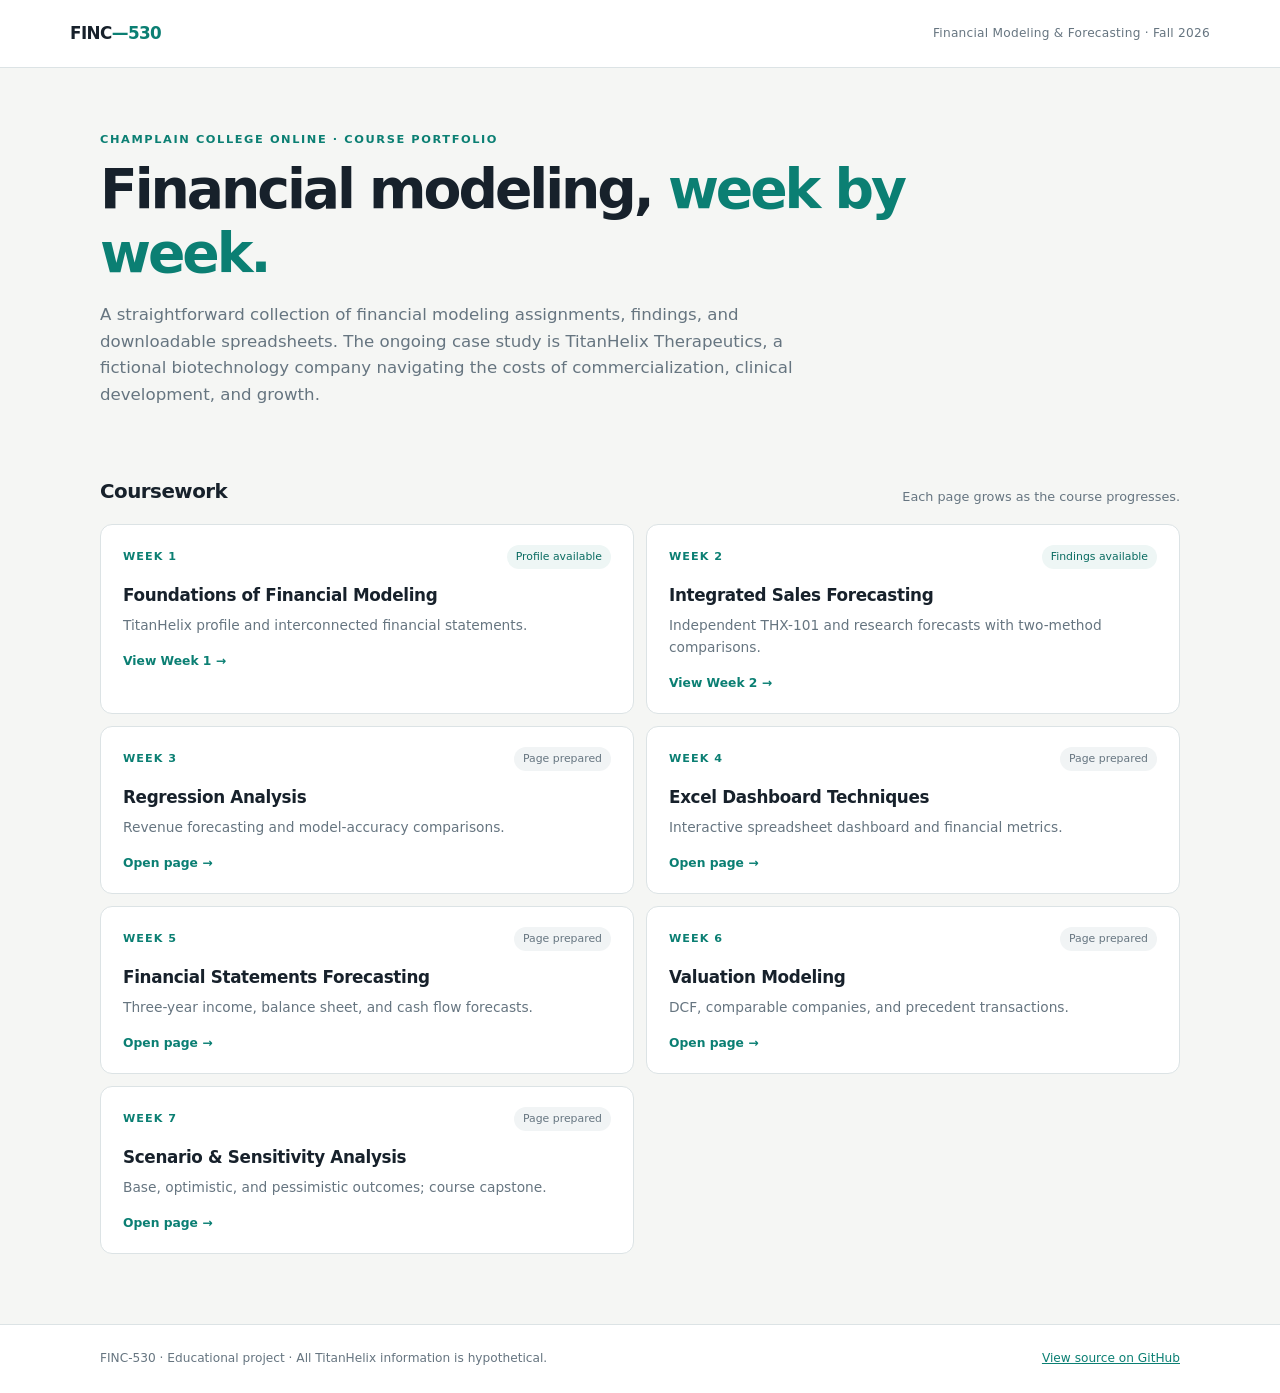
<file: docs/index.html>
<!DOCTYPE html>
<html lang="en">
<head>
<meta charset="utf-8"><meta name="viewport" content="width=device-width,initial-scale=1">
<meta name="description" content="FINC-530 Financial Modeling & Forecasting: a week-by-week portfolio following TitanHelix Therapeutics.">
<title>FINC-530 | Financial Modeling & Forecasting</title>
<link rel="stylesheet" href="./assets/styles.css">
</head>
<body>
<header class="site-header"><a class="brand" href="./">FINC<span>—530</span></a><span class="context">Financial Modeling &amp; Forecasting · Fall 2026</span></header>
<main class="container">
<section class="hero"><div class="eyebrow">Champlain College Online · Course portfolio</div>
<h1>Financial modeling, <span style="color:var(--teal)">week by week.</span></h1>
<p>A straightforward collection of financial modeling assignments, findings, and downloadable spreadsheets. The ongoing case study is TitanHelix Therapeutics, a fictional biotechnology company navigating the costs of commercialization, clinical development, and growth.</p>
</section>
<section aria-labelledby="weeks-title"><div class="section-head"><h2 id="weeks-title">Coursework</h2><p>Each page grows as the course progresses.</p></div><div class="week-grid"><a class="week-card" href="./week-01/"><div class="week-top"><span class="week-num">Week 1</span><span class="status ready">Profile available</span></div><h3>Foundations of Financial Modeling</h3><p>TitanHelix profile and interconnected financial statements.</p><div class="see">View Week 1 →</div></a>
<a class="week-card" href="./week-02/"><div class="week-top"><span class="week-num">Week 2</span><span class="status ready">Findings available</span></div><h3>Integrated Sales Forecasting</h3><p>Independent THX-101 and research forecasts with two-method comparisons.</p><div class="see">View Week 2 →</div></a>
<a class="week-card" href="./week-03/"><div class="week-top"><span class="week-num">Week 3</span><span class="status ">Page prepared</span></div><h3>Regression Analysis</h3><p>Revenue forecasting and model-accuracy comparisons.</p><div class="see">Open page →</div></a>
<a class="week-card" href="./week-04/"><div class="week-top"><span class="week-num">Week 4</span><span class="status ">Page prepared</span></div><h3>Excel Dashboard Techniques</h3><p>Interactive spreadsheet dashboard and financial metrics.</p><div class="see">Open page →</div></a>
<a class="week-card" href="./week-05/"><div class="week-top"><span class="week-num">Week 5</span><span class="status ">Page prepared</span></div><h3>Financial Statements Forecasting</h3><p>Three-year income, balance sheet, and cash flow forecasts.</p><div class="see">Open page →</div></a>
<a class="week-card" href="./week-06/"><div class="week-top"><span class="week-num">Week 6</span><span class="status ">Page prepared</span></div><h3>Valuation Modeling</h3><p>DCF, comparable companies, and precedent transactions.</p><div class="see">Open page →</div></a>
<a class="week-card" href="./week-07/"><div class="week-top"><span class="week-num">Week 7</span><span class="status ">Page prepared</span></div><h3>Scenario & Sensitivity Analysis</h3><p>Base, optimistic, and pessimistic outcomes; course capstone.</p><div class="see">Open page →</div></a></div></section>
</main>
<footer class="site-footer"><div class="container footer-row"><span>FINC-530 · Educational project · All TitanHelix information is hypothetical.</span><a href="https://github.com/Jaruso/finc-530">View source on GitHub</a></div></footer>
</body></html>
</file>
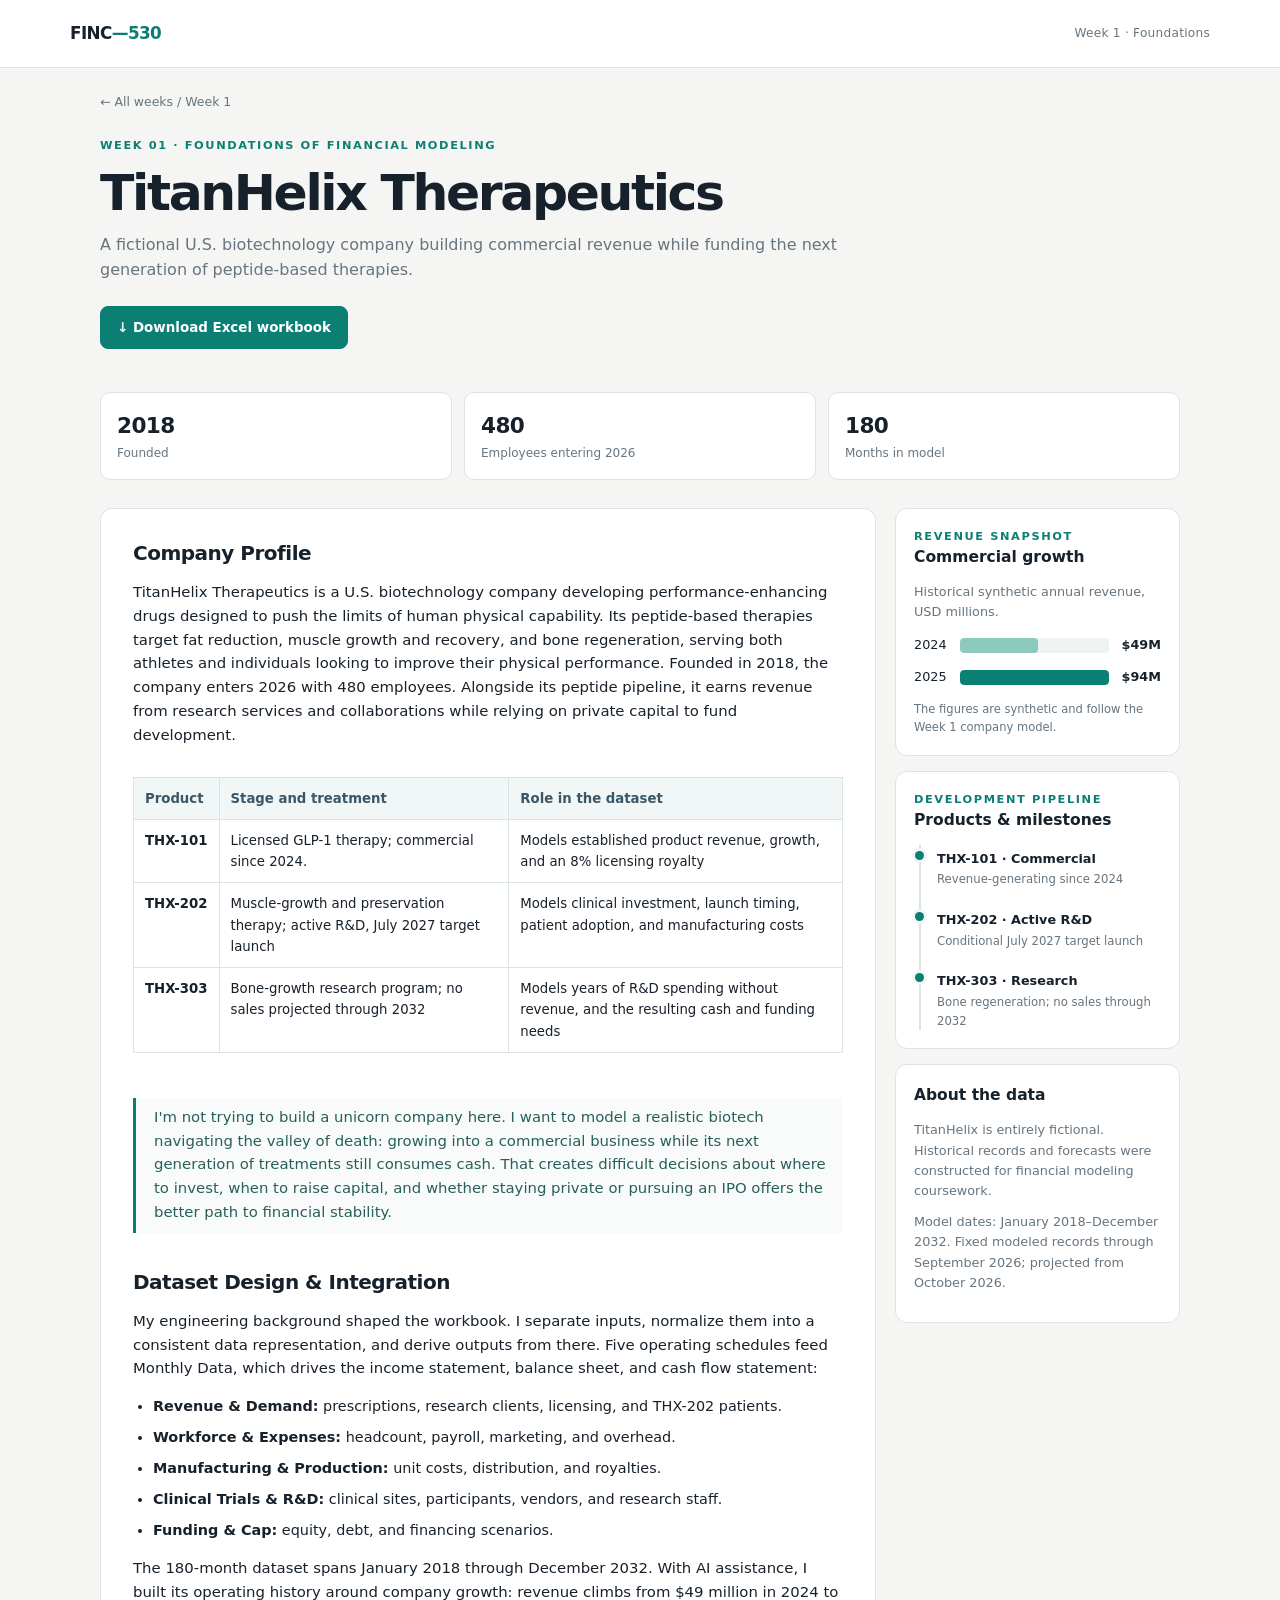
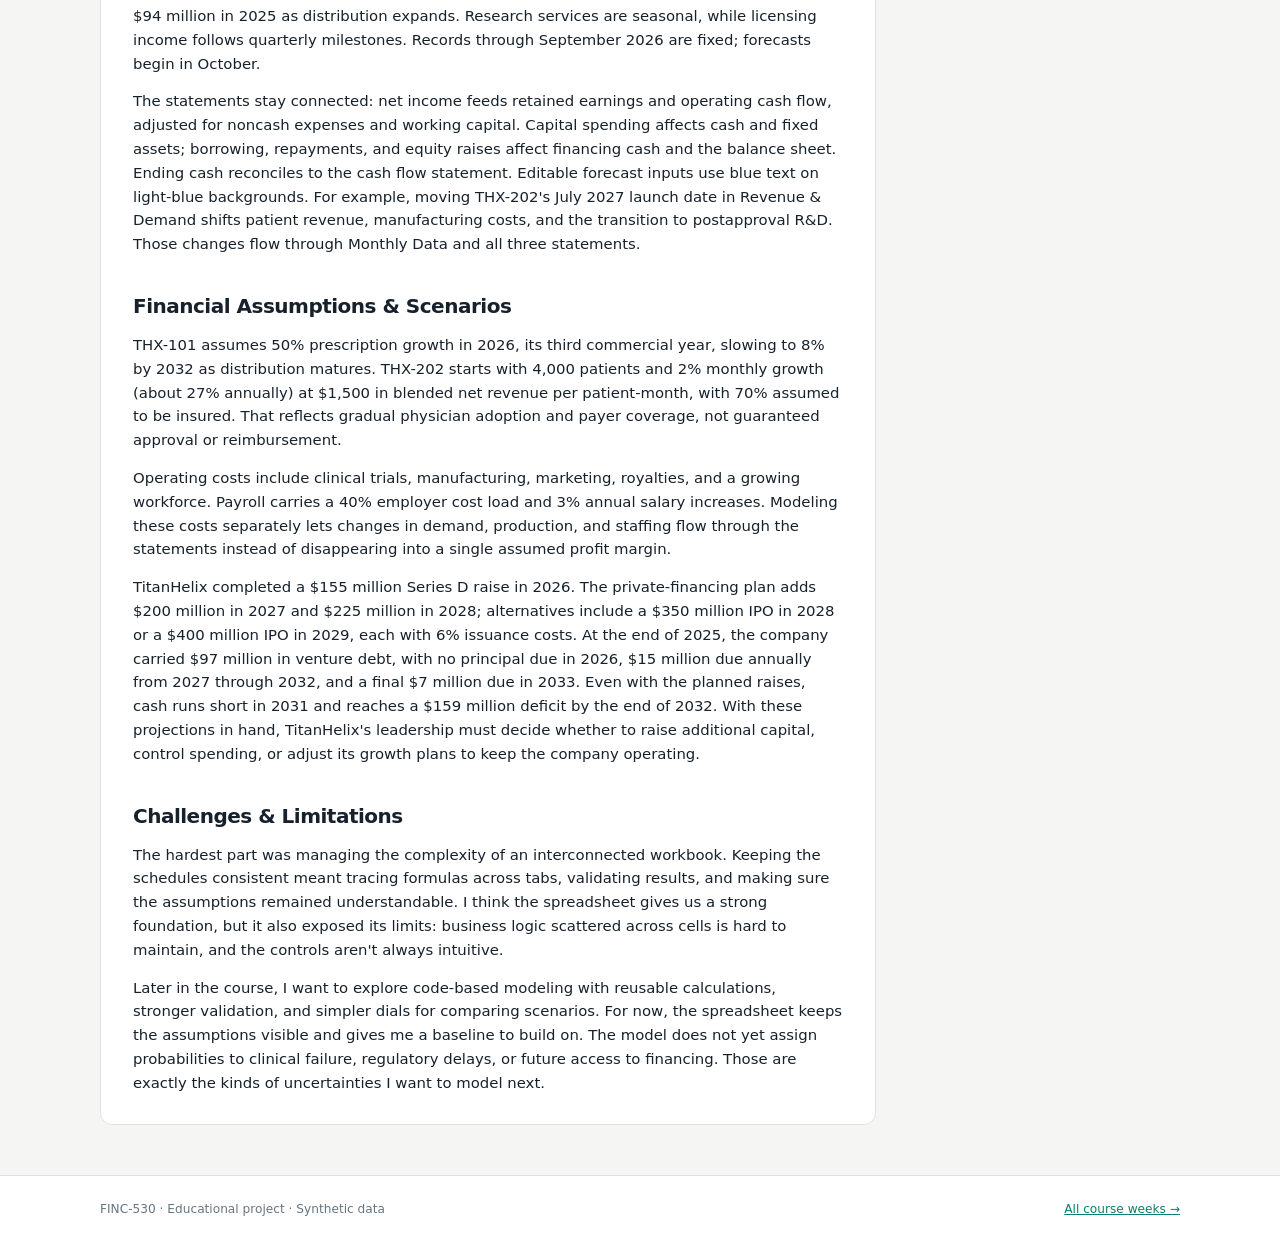
<file: docs/week-01/index.html>
<!DOCTYPE html>
<html lang="en">
<head><meta charset="utf-8"><meta name="viewport" content="width=device-width,initial-scale=1">
<meta name="description" content="Week 1 company profile and financial-modeling approach for TitanHelix Therapeutics.">
<title>Week 1 · TitanHelix Therapeutics | FINC-530</title>
<link rel="stylesheet" href="../assets/styles.css"></head>
<body>
<header class="site-header"><a class="brand" href="../">FINC<span>—530</span></a><span class="context">Week 1 · Foundations</span></header>
<main class="container">
<nav class="breadcrumb" aria-label="Breadcrumb"><a href="../">← All weeks</a> / Week 1</nav>
<section class="article-hero">
<div class="eyebrow">Week 01 · Foundations of Financial Modeling</div>
<h1>TitanHelix Therapeutics</h1>
<p>A fictional U.S. biotechnology company building commercial revenue while funding the next generation of peptide-based therapies.</p>
<div class="action-row">
<a class="button" href="./TitanHelix.xlsx" download="TitanHelix.xlsx">↓ Download Excel workbook</a>
</div>
</section>
<section class="stats" aria-label="Company at a glance">
<div class="stat"><div class="number">2018</div><div class="label">Founded</div></div>
<div class="stat"><div class="number">480</div><div class="label">Employees entering 2026</div></div>
<div class="stat"><div class="number">180</div><div class="label">Months in model</div></div>
</section>
<div class="content-grid">
<article class="article">
<h2>Company Profile</h2>
<p>TitanHelix Therapeutics is a U.S. biotechnology company developing performance-enhancing drugs designed to push the limits of human physical capability. Its peptide-based therapies target fat reduction, muscle growth and recovery, and bone regeneration, serving both athletes and individuals looking to improve their physical performance. Founded in 2018, the company enters 2026 with 480 employees. Alongside its peptide pipeline, it earns revenue from research services and collaborations while relying on private capital to fund development.</p>
<div style="overflow-x:auto"><table class="data-table">
<thead><tr><th>Product</th><th>Stage and treatment</th><th>Role in the dataset</th></tr></thead>
<tbody>
<tr><td>THX-101</td><td>Licensed GLP-1 therapy; commercial since 2024.</td><td>Models established product revenue, growth, and an 8% licensing royalty</td></tr>
<tr><td>THX-202</td><td>Muscle-growth and preservation therapy; active R&amp;D, July 2027 target launch</td><td>Models clinical investment, launch timing, patient adoption, and manufacturing costs</td></tr>
<tr><td>THX-303</td><td>Bone-growth research program; no sales projected through 2032</td><td>Models years of R&amp;D spending without revenue, and the resulting cash and funding needs</td></tr>
</tbody></table></div>
<blockquote><p>I'm not trying to build a unicorn company here. I want to model a realistic biotech navigating the valley of death: growing into a commercial business while its next generation of treatments still consumes cash. That creates difficult decisions about where to invest, when to raise capital, and whether staying private or pursuing an IPO offers the better path to financial stability.</p></blockquote>
<h2>Dataset Design &amp; Integration</h2>
<p>My engineering background shaped the workbook. I separate inputs, normalize them into a consistent data representation, and derive outputs from there. Five operating schedules feed Monthly Data, which drives the income statement, balance sheet, and cash flow statement:</p>
<ul>
<li><strong>Revenue &amp; Demand:</strong> prescriptions, research clients, licensing, and THX-202 patients.</li>
<li><strong>Workforce &amp; Expenses:</strong> headcount, payroll, marketing, and overhead.</li>
<li><strong>Manufacturing &amp; Production:</strong> unit costs, distribution, and royalties.</li>
<li><strong>Clinical Trials &amp; R&amp;D:</strong> clinical sites, participants, vendors, and research staff.</li>
<li><strong>Funding &amp; Cap:</strong> equity, debt, and financing scenarios.</li>
</ul>
<p>The 180-month dataset spans January 2018 through December 2032. With AI assistance, I built its operating history around company growth: revenue climbs from $49 million in 2024 to $94 million in 2025 as distribution expands. Research services are seasonal, while licensing income follows quarterly milestones. Records through September 2026 are fixed; forecasts begin in October.</p>
<p>The statements stay connected: net income feeds retained earnings and operating cash flow, adjusted for noncash expenses and working capital. Capital spending affects cash and fixed assets; borrowing, repayments, and equity raises affect financing cash and the balance sheet. Ending cash reconciles to the cash flow statement. Editable forecast inputs use blue text on light-blue backgrounds. For example, moving THX-202's July 2027 launch date in Revenue &amp; Demand shifts patient revenue, manufacturing costs, and the transition to postapproval R&amp;D. Those changes flow through Monthly Data and all three statements.</p>
<h2>Financial Assumptions &amp; Scenarios</h2>
<p>THX-101 assumes 50% prescription growth in 2026, its third commercial year, slowing to 8% by 2032 as distribution matures. THX-202 starts with 4,000 patients and 2% monthly growth (about 27% annually) at $1,500 in blended net revenue per patient-month, with 70% assumed to be insured. That reflects gradual physician adoption and payer coverage, not guaranteed approval or reimbursement.</p>
<p>Operating costs include clinical trials, manufacturing, marketing, royalties, and a growing workforce. Payroll carries a 40% employer cost load and 3% annual salary increases. Modeling these costs separately lets changes in demand, production, and staffing flow through the statements instead of disappearing into a single assumed profit margin.</p>
<p>TitanHelix completed a $155 million Series D raise in 2026. The private-financing plan adds $200 million in 2027 and $225 million in 2028; alternatives include a $350 million IPO in 2028 or a $400 million IPO in 2029, each with 6% issuance costs. At the end of 2025, the company carried $97 million in venture debt, with no principal due in 2026, $15 million due annually from 2027 through 2032, and a final $7 million due in 2033. Even with the planned raises, cash runs short in 2031 and reaches a $159 million deficit by the end of 2032. With these projections in hand, TitanHelix's leadership must decide whether to raise additional capital, control spending, or adjust its growth plans to keep the company operating.</p>
<h2>Challenges &amp; Limitations</h2>
<p>The hardest part was managing the complexity of an interconnected workbook. Keeping the schedules consistent meant tracing formulas across tabs, validating results, and making sure the assumptions remained understandable. I think the spreadsheet gives us a strong foundation, but it also exposed its limits: business logic scattered across cells is hard to maintain, and the controls aren't always intuitive.</p>
<p>Later in the course, I want to explore code-based modeling with reusable calculations, stronger validation, and simpler dials for comparing scenarios. For now, the spreadsheet keeps the assumptions visible and gives me a baseline to build on. The model does not yet assign probabilities to clinical failure, regulatory delays, or future access to financing. Those are exactly the kinds of uncertainties I want to model next.</p>
</article>
<aside class="side" aria-label="Week 1 visual summaries">
<div class="side-panel">
<div class="eyebrow">Revenue snapshot</div><h3>Commercial growth</h3>
<p>Historical synthetic annual revenue, USD millions.</p>
<div role="img" aria-label="Annual revenue rose from 49 million dollars in 2024 to 94 million dollars in 2025.">
<div class="bar-row"><span>2024</span><div class="track"><div class="bar prev" style="width:52.1%"></div></div><span class="bar-label">$49M</span></div>
<div class="bar-row"><span>2025</span><div class="track"><div class="bar" style="width:100%"></div></div><span class="bar-label">$94M</span></div>
</div>
<div class="mini">The figures are synthetic and follow the Week 1 company model.</div>
</div>
<div class="side-panel"><div class="eyebrow">Development pipeline</div><h3>Products &amp; milestones</h3>
<div class="timeline">
<div class="timeline-item"><strong>THX-101 · Commercial</strong><span>Revenue-generating since 2024</span></div>
<div class="timeline-item"><strong>THX-202 · Active R&amp;D</strong><span>Conditional July 2027 target launch</span></div>
<div class="timeline-item"><strong>THX-303 · Research</strong><span>Bone regeneration; no sales through 2032</span></div>
</div>
</div>
<div class="side-panel"><h3>About the data</h3><p>TitanHelix is entirely fictional. Historical records and forecasts were constructed for financial modeling coursework.</p><p>Model dates: January 2018–December 2032. Fixed modeled records through September 2026; projected from October 2026.</p></div>
</aside>
</div>
</main>
<footer class="site-footer"><div class="container footer-row"><span>FINC-530 · Educational project · Synthetic data</span><a href="../">All course weeks →</a></div></footer>
</body></html>
</file>
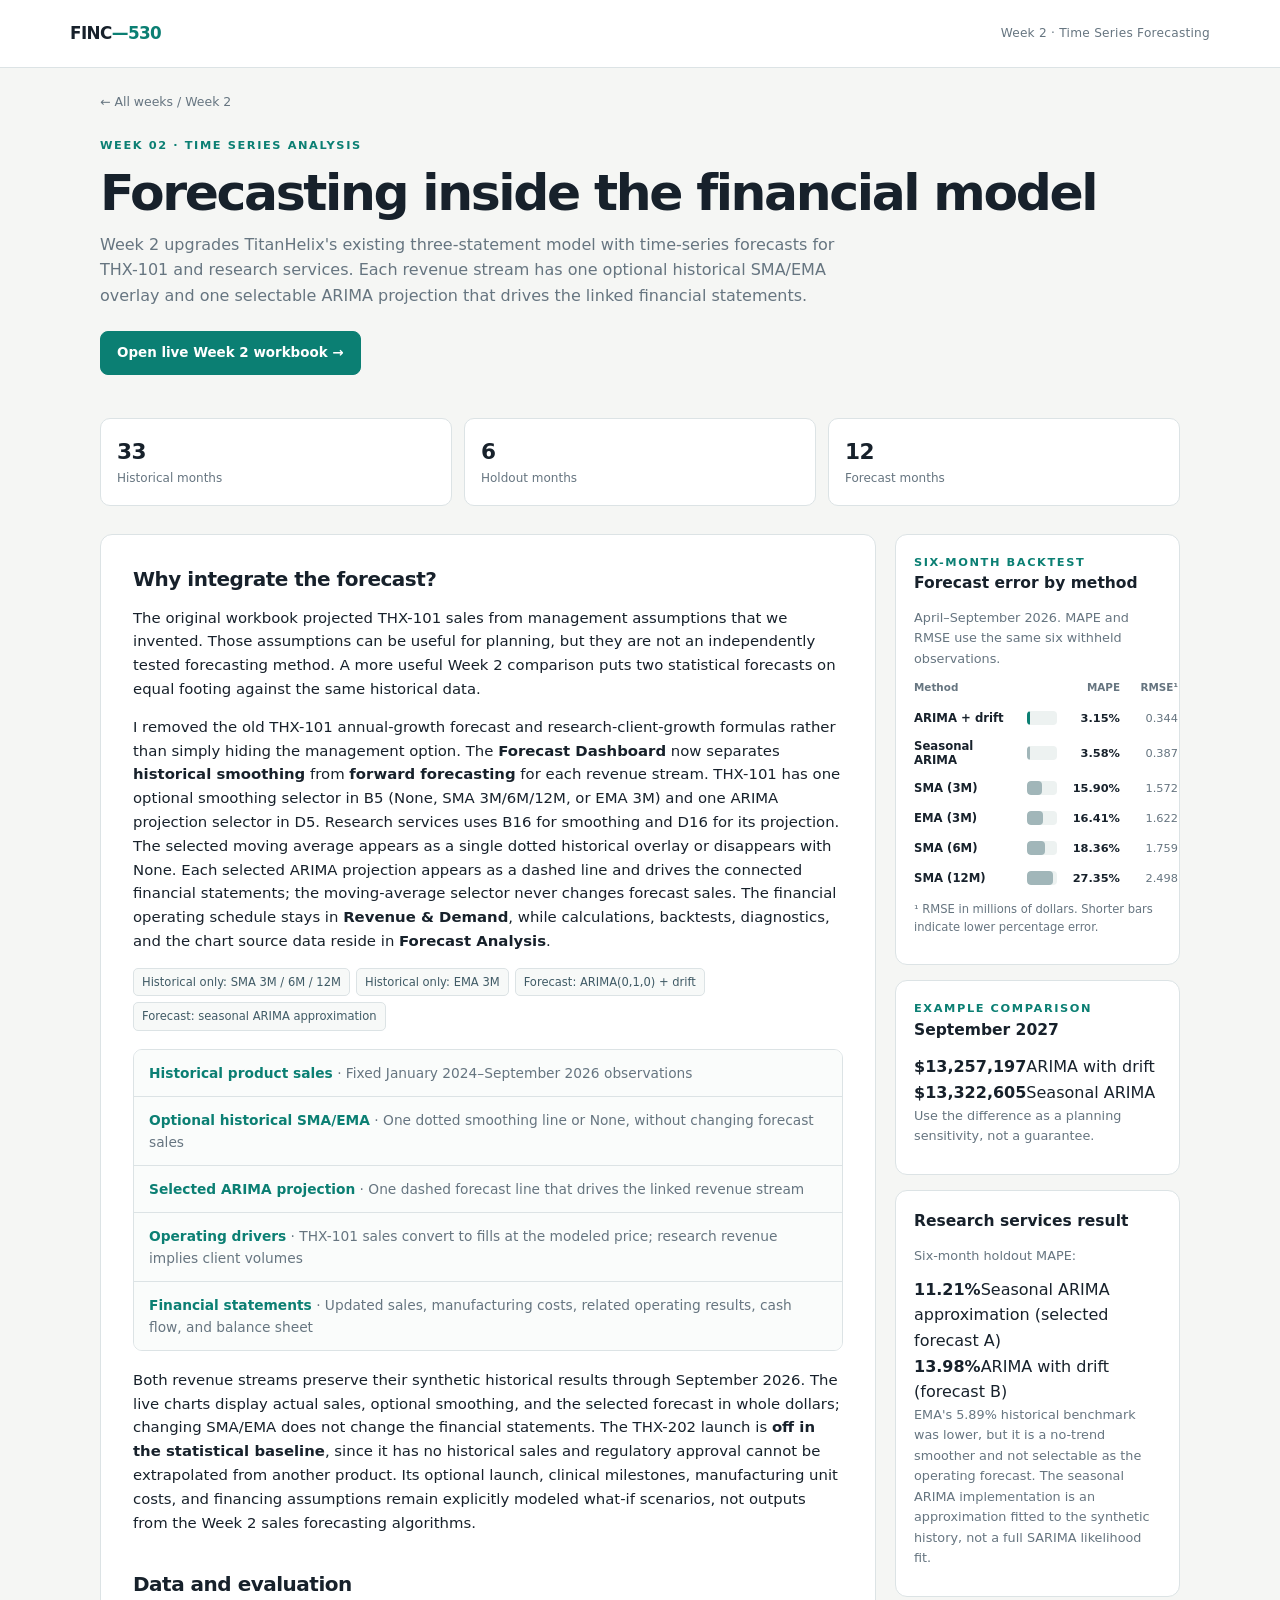
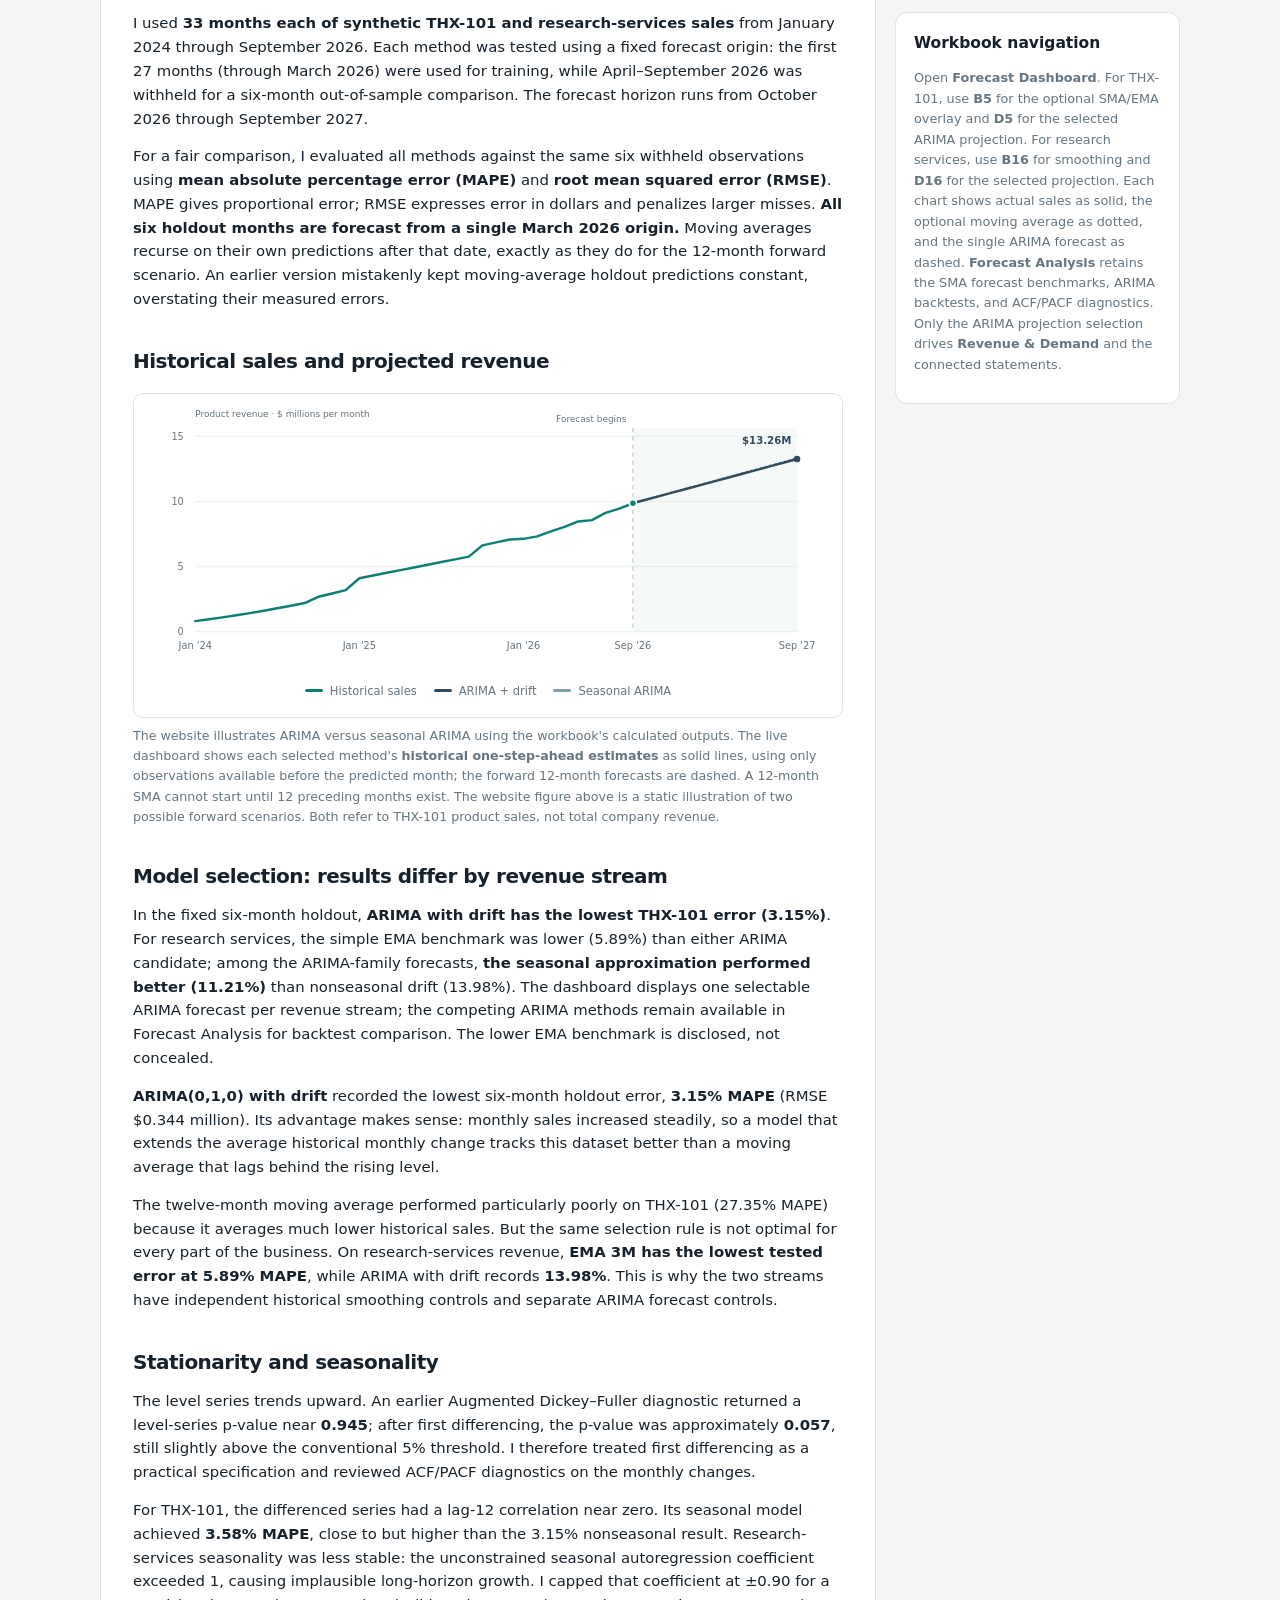
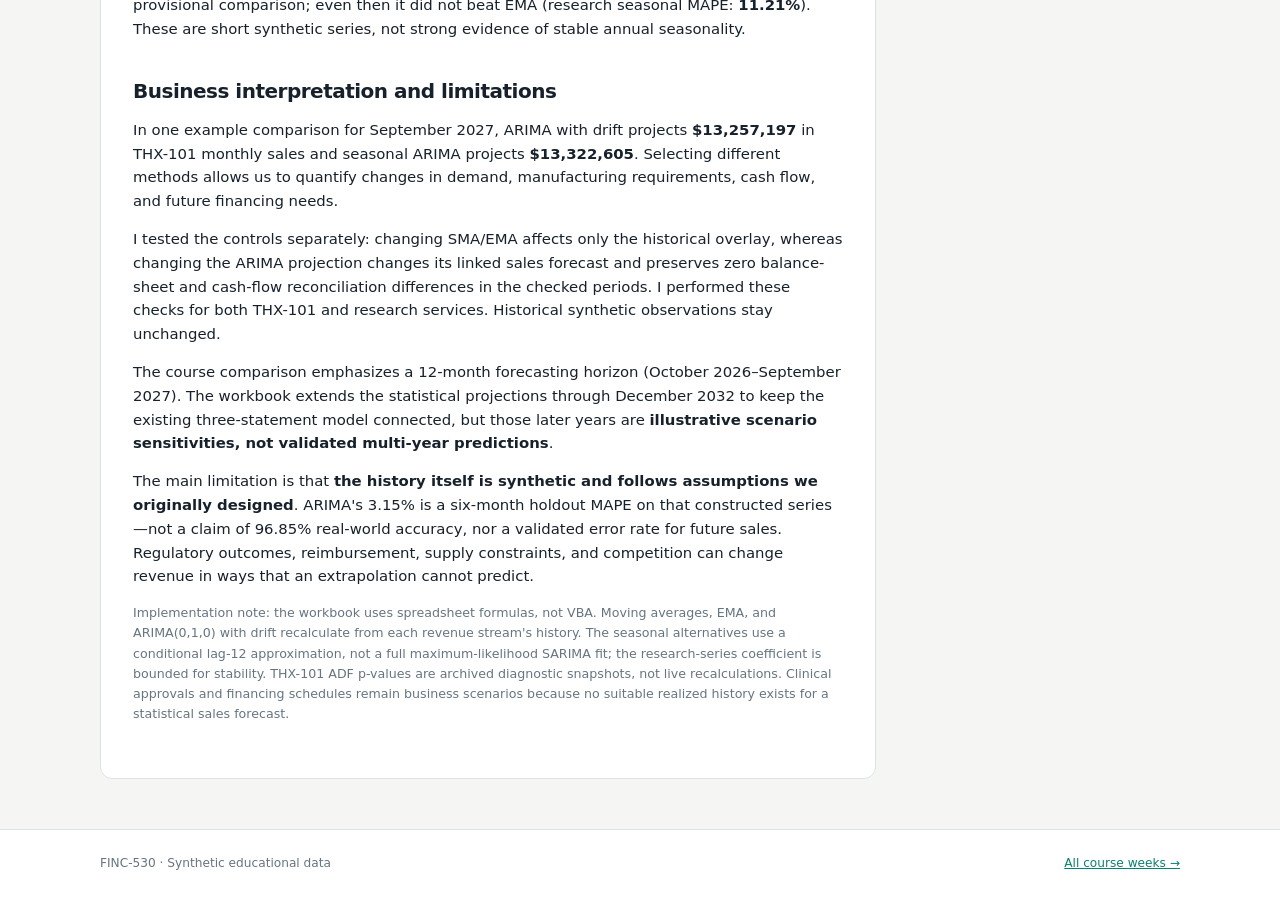
<file: docs/week-02/index.html>
<!DOCTYPE html>
<html lang="en">
<head>
<meta charset="utf-8"><meta name="viewport" content="width=device-width,initial-scale=1">
<meta name="description" content="FINC-530 Week 2: Integrating time-series forecasting into TitanHelix's connected financial model; moving averages, ARIMA, seasonal ARIMA and forecast validation.">
<title>Week 2 · Integrated Sales Forecasting | FINC-530</title>
<link rel="stylesheet" href="../assets/styles.css">
<style>
.chart-frame{background:#fff;border:1px solid var(--line);border-radius:10px;padding:13px 14px 9px;margin:16px 0 8px}
.legend{display:flex;justify-content:center;flex-wrap:wrap;gap:9px 17px;padding:6px 2px 8px;color:var(--muted);font-size:.72rem}
.legend span{display:inline-flex;align-items:center;gap:7px}.legend i{display:inline-block;width:18px;height:3px;border-radius:2px}
.chart-note{font-size:.79rem!important;color:var(--muted)!important;margin:7px 0 25px!important}
.accuracy-head,.accuracy-row{display:grid;grid-template-columns:105px minmax(30px,1fr) 55px 50px;gap:8px;align-items:center}
.accuracy-head{font-size:.65rem;font-weight:720;color:var(--muted);margin-bottom:13px}
.accuracy-head span:nth-child(n+3){text-align:right}
.accuracy-row{font-size:.73rem;margin:12px 0}.accuracy-name{font-weight:670;line-height:1.2}
.accuracy-track{height:14px;background:#edf2f1;border-radius:4px;overflow:hidden}.accuracy-fill{height:100%;background:#a1b6b9;border-radius:4px}.accuracy-fill.best{background:var(--teal)}
.accuracy-row strong,.accuracy-rmse{font-size:.71rem;font-variant-numeric:tabular-nums;text-align:right}.accuracy-rmse{color:var(--muted)}
.how-it-works{border:1px solid var(--line);border-radius:9px;overflow:hidden;margin:18px 0}
.how-it-works>div{padding:12px 15px;border-bottom:1px solid var(--line);background:#fafcfb;font-size:.86rem}.how-it-works>div:last-child{border:0}
.how-it-works strong{color:var(--teal)}.how-it-works span{color:var(--muted)}
.method-chips{display:flex;flex-wrap:wrap;gap:6px;margin:14px 0}
.method-chips span{font-size:.72rem;border:1px solid var(--line);border-radius:5px;padding:4px 8px;background:#f7f9f8;color:#405b66}
.small-divider{border:0;border-top:1px solid var(--line);margin:16px 0}
@media(max-width:600px){.chart-frame{padding:10px 7px}.accuracy-head,.accuracy-row{grid-template-columns:90px minmax(27px,1fr) 48px 43px;gap:6px;font-size:.66rem}.accuracy-row strong,.accuracy-rmse{font-size:.64rem}.legend{font-size:.64rem;gap:6px 12px}}
</style>
</head>
<body>
<header class="site-header"><a class="brand" href="../">FINC<span>—530</span></a><span class="context">Week 2 · Time Series Forecasting</span></header>
<main class="container">
<nav class="breadcrumb" aria-label="Breadcrumb"><a href="../">← All weeks</a> / Week 2</nav>
<section class="article-hero">
<div class="eyebrow">Week 02 · Time Series Analysis</div>
<h1>Forecasting inside the financial model</h1>
<p>Week 2 upgrades TitanHelix's existing three-statement model with time-series forecasts for THX-101 and research services. Each revenue stream has one optional historical SMA/EMA overlay and one selectable ARIMA projection that drives the linked financial statements.</p>
<div class="action-row"><a class="button" href="https://docs.google.com/spreadsheets/d/1yDCIfWhfaUnFx5okhoGgCa_4GliBXWJYgfCBRInH-6I/edit">Open live Week 2 workbook →</a></div>
</section>
<section class="stats" aria-label="Analysis coverage">
<div class="stat"><div class="number">33</div><div class="label">Historical months</div></div>
<div class="stat"><div class="number">6</div><div class="label">Holdout months</div></div>
<div class="stat"><div class="number">12</div><div class="label">Forecast months</div></div>
</section>
<div class="content-grid">
<article class="article">
<h2>Why integrate the forecast?</h2>
<p>The original workbook projected THX-101 sales from management assumptions that we invented. Those assumptions can be useful for planning, but they are not an independently tested forecasting method. A more useful Week 2 comparison puts two statistical forecasts on equal footing against the same historical data.</p>
<p>I removed the old THX-101 annual-growth forecast and research-client-growth formulas rather than simply hiding the management option. The <strong>Forecast Dashboard</strong> now separates <strong>historical smoothing</strong> from <strong>forward forecasting</strong> for each revenue stream. THX-101 has one optional smoothing selector in B5 (None, SMA 3M/6M/12M, or EMA 3M) and one ARIMA projection selector in D5. Research services uses B16 for smoothing and D16 for its projection. The selected moving average appears as a single dotted historical overlay or disappears with None. Each selected ARIMA projection appears as a dashed line and drives the connected financial statements; the moving-average selector never changes forecast sales. The financial operating schedule stays in <strong>Revenue &amp; Demand</strong>, while calculations, backtests, diagnostics, and the chart source data reside in <strong>Forecast Analysis</strong>.</p>
<div class="method-chips" aria-label="Forecast methods"><span>Historical only: SMA 3M / 6M / 12M</span><span>Historical only: EMA 3M</span><span>Forecast: ARIMA(0,1,0) + drift</span><span>Forecast: seasonal ARIMA approximation</span></div>
<div class="how-it-works" aria-label="Forecast integration">
<div><strong>Historical product sales</strong> <span>· Fixed January 2024–September 2026 observations</span></div>
<div><strong>Optional historical SMA/EMA</strong> <span>· One dotted smoothing line or None, without changing forecast sales</span></div><div><strong>Selected ARIMA projection</strong> <span>· One dashed forecast line that drives the linked revenue stream</span></div>
<div><strong>Operating drivers</strong> <span>· THX-101 sales convert to fills at the modeled price; research revenue implies client volumes</span></div>
<div><strong>Financial statements</strong> <span>· Updated sales, manufacturing costs, related operating results, cash flow, and balance sheet</span></div>
</div>
<p>Both revenue streams preserve their synthetic historical results through September 2026. The live charts display actual sales, optional smoothing, and the selected forecast in whole dollars; changing SMA/EMA does not change the financial statements. The THX-202 launch is <strong>off in the statistical baseline</strong>, since it has no historical sales and regulatory approval cannot be extrapolated from another product. Its optional launch, clinical milestones, manufacturing unit costs, and financing assumptions remain explicitly modeled what-if scenarios, not outputs from the Week 2 sales forecasting algorithms.</p>

<h2>Data and evaluation</h2>
<p>I used <strong>33 months each of synthetic THX-101 and research-services sales</strong> from January 2024 through September 2026. Each method was tested using a fixed forecast origin: the first 27 months (through March 2026) were used for training, while April–September 2026 was withheld for a six-month out-of-sample comparison. The forecast horizon runs from October 2026 through September 2027.</p>
<p>For a fair comparison, I evaluated all methods against the same six withheld observations using <strong>mean absolute percentage error (MAPE)</strong> and <strong>root mean squared error (RMSE)</strong>. MAPE gives proportional error; RMSE expresses error in dollars and penalizes larger misses. <strong>All six holdout months are forecast from a single March 2026 origin.</strong> Moving averages recurse on their own predictions after that date, exactly as they do for the 12-month forward scenario. An earlier version mistakenly kept moving-average holdout predictions constant, overstating their measured errors.</p>

<h2>Historical sales and projected revenue</h2>
<div class="chart-frame"><svg viewBox="0 0 835 330" role="img" aria-labelledby="sales-title sales-description" style="display:block;width:100%;height:auto">
<title id="sales-title">Historical THX-101 revenue with two illustrative statistical forecasts</title>
<desc id="sales-description">THX-101 synthetic historical sales through September 2026, followed by two example forecasts. ARIMA with drift projects $13.26 million in September 2027 and seasonal ARIMA projects $13.32 million. The workbook can compare any two methods dynamically.</desc>
<rect x="595.4545454545455" y="26" width="201.5454545454545" height="250" fill="#f5faf8"/>
<line x1="58" x2="797" y1="276" y2="276" stroke="#e4eaea"/><text x="44" y="280" text-anchor="end" fill="#6b7882" font-size="12">0</text><line x1="58" x2="797" y1="196" y2="196" stroke="#e4eaea"/><text x="44" y="200" text-anchor="end" fill="#6b7882" font-size="12">5</text><line x1="58" x2="797" y1="116" y2="116" stroke="#e4eaea"/><text x="44" y="120" text-anchor="end" fill="#6b7882" font-size="12">10</text><line x1="58" x2="797" y1="36" y2="36" stroke="#e4eaea"/><text x="44" y="40" text-anchor="end" fill="#6b7882" font-size="12">15</text><line x1="595.4545454545455" x2="595.4545454545455" y1="26" y2="276" stroke="#a3b1b7" stroke-dasharray="5 5"/>
<text x="587.4545454545455" y="18" text-anchor="end" fill="#627783" font-size="11">Forecast begins</text>
<polyline points="58.00,262.95 74.80,260.71 91.59,258.31 108.39,255.77 125.18,253.07 141.98,250.22 158.77,247.22 175.57,244.06 192.36,240.76 209.16,233.04 225.95,229.03 242.75,224.86 259.55,210.24 276.34,206.93 293.14,203.62 309.93,200.32 326.73,197.01 343.52,193.70 360.32,190.40 377.11,187.09 393.91,183.78 410.70,169.97 427.50,166.30 444.30,162.63 461.09,161.90 477.89,158.83 494.68,152.78 511.48,147.24 528.27,140.57 545.07,138.94 561.86,130.06 578.66,124.78 595.45,118.18" fill="none" stroke="#0b7f73" stroke-width="3" stroke-linecap="round" stroke-linejoin="round"/>

<polyline points="595.45,118.18 612.25,113.52 629.05,108.92 645.84,104.32 662.64,99.73 679.43,95.13 696.23,90.52 713.02,85.91 729.82,81.29 746.61,76.70 763.41,72.07 780.20,67.46 797.00,62.84" fill="none" stroke="#829eae" stroke-width="2.8" stroke-dasharray="2 4" stroke-linejoin="round"/>
<polyline points="595.45,118.18 612.25,113.65 629.05,109.13 645.84,104.60 662.64,100.08 679.43,95.55 696.23,91.03 713.02,86.51 729.82,81.98 746.61,77.46 763.41,72.93 780.20,68.41 797.00,63.88" fill="none" stroke="#314b5c" stroke-width="3" stroke-linejoin="round"/>
<circle cx="595.4545454545455" cy="118.17599999999999" r="4.4" fill="#0b7f73" stroke="#fff" stroke-width="2"/>
<circle cx="797" cy="63.88485600000007" r="4" fill="#314b5c"/>
<text x="790" y="45.88485600000007" text-anchor="end" fill="#314b5c" font-size="12.5" font-weight="750">$13.26M</text>
<text x="58" y="297" text-anchor="middle" fill="#64717c" font-size="12">Jan '24</text><text x="259.54545454545456" y="297" text-anchor="middle" fill="#64717c" font-size="12">Jan '25</text><text x="461.0909090909091" y="297" text-anchor="middle" fill="#64717c" font-size="12">Jan '26</text><text x="595.4545454545455" y="297" text-anchor="middle" fill="#64717c" font-size="12">Sep '26</text><text x="797" y="297" text-anchor="middle" fill="#64717c" font-size="12">Sep '27</text><text x="58" y="12" font-size="11" fill="#64717c">Product revenue · $ millions per month</text>
</svg>
<div class="legend"><span><i style="background:#0b7f73"></i>Historical sales</span><span><i style="background:#314b5c"></i>ARIMA + drift</span><span><i style="background:#829eae"></i>Seasonal ARIMA</span></div></div>
<p class="chart-note">The website illustrates ARIMA versus seasonal ARIMA using the workbook's calculated outputs. The live dashboard shows each selected method's <strong>historical one-step-ahead estimates</strong> as solid lines, using only observations available before the predicted month; the forward 12-month forecasts are dashed. A 12-month SMA cannot start until 12 preceding months exist. The website figure above is a static illustration of two possible forward scenarios. Both refer to THX-101 product sales, not total company revenue.</p>

<h2>Model selection: results differ by revenue stream</h2>
<p>In the fixed six-month holdout, <strong>ARIMA with drift has the lowest THX-101 error (3.15%)</strong>. For research services, the simple EMA benchmark was lower (5.89%) than either ARIMA candidate; among the ARIMA-family forecasts, <strong>the seasonal approximation performed better (11.21%)</strong> than nonseasonal drift (13.98%). The dashboard displays one selectable ARIMA forecast per revenue stream; the competing ARIMA methods remain available in Forecast Analysis for backtest comparison. The lower EMA benchmark is disclosed, not concealed.</p>
<p><strong>ARIMA(0,1,0) with drift</strong> recorded the lowest six-month holdout error, <strong>3.15% MAPE</strong> (RMSE $0.344 million). Its advantage makes sense: monthly sales increased steadily, so a model that extends the average historical monthly change tracks this dataset better than a moving average that lags behind the rising level.</p>
<p>The twelve-month moving average performed particularly poorly on THX-101 (27.35% MAPE) because it averages much lower historical sales. But the same selection rule is not optimal for every part of the business. On research-services revenue, <strong>EMA 3M has the lowest tested error at 5.89% MAPE</strong>, while ARIMA with drift records <strong>13.98%</strong>. This is why the two streams have independent historical smoothing controls and separate ARIMA forecast controls.</p>

<h2>Stationarity and seasonality</h2>
<p>The level series trends upward. An earlier Augmented Dickey–Fuller diagnostic returned a level-series p-value near <strong>0.945</strong>; after first differencing, the p-value was approximately <strong>0.057</strong>, still slightly above the conventional 5% threshold. I therefore treated first differencing as a practical specification and reviewed ACF/PACF diagnostics on the monthly changes.</p>
<p>For THX-101, the differenced series had a lag-12 correlation near zero. Its seasonal model achieved <strong>3.58% MAPE</strong>, close to but higher than the 3.15% nonseasonal result. Research-services seasonality was less stable: the unconstrained seasonal autoregression coefficient exceeded 1, causing implausible long-horizon growth. I capped that coefficient at ±0.90 for a provisional comparison; even then it did not beat EMA (research seasonal MAPE: <strong>11.21%</strong>). These are short synthetic series, not strong evidence of stable annual seasonality.</p>

<h2>Business interpretation and limitations</h2>
<p>In one example comparison for September 2027, ARIMA with drift projects <strong>$13,257,197</strong> in THX-101 monthly sales and seasonal ARIMA projects <strong>$13,322,605</strong>. Selecting different methods allows us to quantify changes in demand, manufacturing requirements, cash flow, and future financing needs.</p>
<p>I tested the controls separately: changing SMA/EMA affects only the historical overlay, whereas changing the ARIMA projection changes its linked sales forecast and preserves zero balance-sheet and cash-flow reconciliation differences in the checked periods. I performed these checks for both THX-101 and research services. Historical synthetic observations stay unchanged.</p>
<p>The course comparison emphasizes a 12-month forecasting horizon (October 2026–September 2027). The workbook extends the statistical projections through December 2032 to keep the existing three-statement model connected, but those later years are <strong>illustrative scenario sensitivities, not validated multi-year predictions</strong>.</p>
<p>The main limitation is that <strong>the history itself is synthetic and follows assumptions we originally designed</strong>. ARIMA's 3.15% is a six-month holdout MAPE on that constructed series—not a claim of 96.85% real-world accuracy, nor a validated error rate for future sales. Regulatory outcomes, reimbursement, supply constraints, and competition can change revenue in ways that an extrapolation cannot predict.</p>
<p class="chart-note">Implementation note: the workbook uses spreadsheet formulas, not VBA. Moving averages, EMA, and ARIMA(0,1,0) with drift recalculate from each revenue stream's history. The seasonal alternatives use a conditional lag-12 approximation, not a full maximum-likelihood SARIMA fit; the research-series coefficient is bounded for stability. THX-101 ADF p-values are archived diagnostic snapshots, not live recalculations. Clinical approvals and financing schedules remain business scenarios because no suitable realized history exists for a statistical sales forecast.</p>
</article>
<aside class="side">
<div class="side-panel">
<div class="eyebrow">Six-month backtest</div>
<h3>Forecast error by method</h3>
<p>April–September 2026. MAPE and RMSE use the same six withheld observations.</p>
<div class="accuracy-head"><span>Method</span><span></span><span>MAPE</span><span>RMSE¹</span></div>
<div role="img" aria-label="Forecast errors: ARIMA + drift 3.15% MAPE; Seasonal ARIMA 3.58% MAPE; SMA (3M) 15.90% MAPE; EMA (3M) 16.41% MAPE; SMA (6M) 18.36% MAPE; SMA (12M) 27.35% MAPE">
<div class="accuracy-row"><div class="accuracy-name">ARIMA + drift</div><div class="accuracy-track"><div class="accuracy-fill best" style="width:10.16%"></div></div><strong>3.15%</strong><span class="accuracy-rmse">0.344</span></div>
<div class="accuracy-row"><div class="accuracy-name">Seasonal ARIMA</div><div class="accuracy-track"><div class="accuracy-fill " style="width:11.55%"></div></div><strong>3.58%</strong><span class="accuracy-rmse">0.387</span></div>
<div class="accuracy-row"><div class="accuracy-name">SMA (3M)</div><div class="accuracy-track"><div class="accuracy-fill " style="width:51.29%"></div></div><strong>15.90%</strong><span class="accuracy-rmse">1.572</span></div>
<div class="accuracy-row"><div class="accuracy-name">EMA (3M)</div><div class="accuracy-track"><div class="accuracy-fill " style="width:52.94%"></div></div><strong>16.41%</strong><span class="accuracy-rmse">1.622</span></div>
<div class="accuracy-row"><div class="accuracy-name">SMA (6M)</div><div class="accuracy-track"><div class="accuracy-fill " style="width:59.23%"></div></div><strong>18.36%</strong><span class="accuracy-rmse">1.759</span></div>
<div class="accuracy-row"><div class="accuracy-name">SMA (12M)</div><div class="accuracy-track"><div class="accuracy-fill " style="width:88.23%"></div></div><strong>27.35%</strong><span class="accuracy-rmse">2.498</span></div>
</div>
<p class="mini">¹ RMSE in millions of dollars. Shorter bars indicate lower percentage error.</p>
</div>
<div class="side-panel">
<div class="eyebrow">Example comparison</div><h3>September 2027</h3>
<div class="metric-strip" style="grid-template-columns:1fr">
<div class="metric"><strong>$13,257,197</strong><span>ARIMA with drift</span></div>
<div class="metric"><strong>$13,322,605</strong><span>Seasonal ARIMA</span></div>
</div>
<p>Use the difference as a planning sensitivity, not a guarantee.</p>
</div>
<div class="side-panel"><h3>Research services result</h3><p>Six-month holdout MAPE:</p><div class="metric-strip" style="grid-template-columns:1fr"><div class="metric"><strong>11.21%</strong><span>Seasonal ARIMA approximation (selected forecast A)</span></div><div class="metric"><strong>13.98%</strong><span>ARIMA with drift (forecast B)</span></div></div><p>EMA's 5.89% historical benchmark was lower, but it is a no-trend smoother and not selectable as the operating forecast. The seasonal ARIMA implementation is an approximation fitted to the synthetic history, not a full SARIMA likelihood fit.</p></div>
<div class="side-panel">
<h3>Workbook navigation</h3>
<p>Open <strong>Forecast Dashboard</strong>. For THX-101, use <strong>B5</strong> for the optional SMA/EMA overlay and <strong>D5</strong> for the selected ARIMA projection. For research services, use <strong>B16</strong> for smoothing and <strong>D16</strong> for the selected projection. Each chart shows actual sales as solid, the optional moving average as dotted, and the single ARIMA forecast as dashed. <strong>Forecast Analysis</strong> retains the SMA forecast benchmarks, ARIMA backtests, and ACF/PACF diagnostics. Only the ARIMA projection selection drives <strong>Revenue &amp; Demand</strong> and the connected statements.</p>
</div>
</aside>
</div>
</main>
<footer class="site-footer"><div class="container footer-row"><span>FINC-530 · Synthetic educational data</span><a href="../">All course weeks →</a></div></footer>
</body>
</html>
</file>
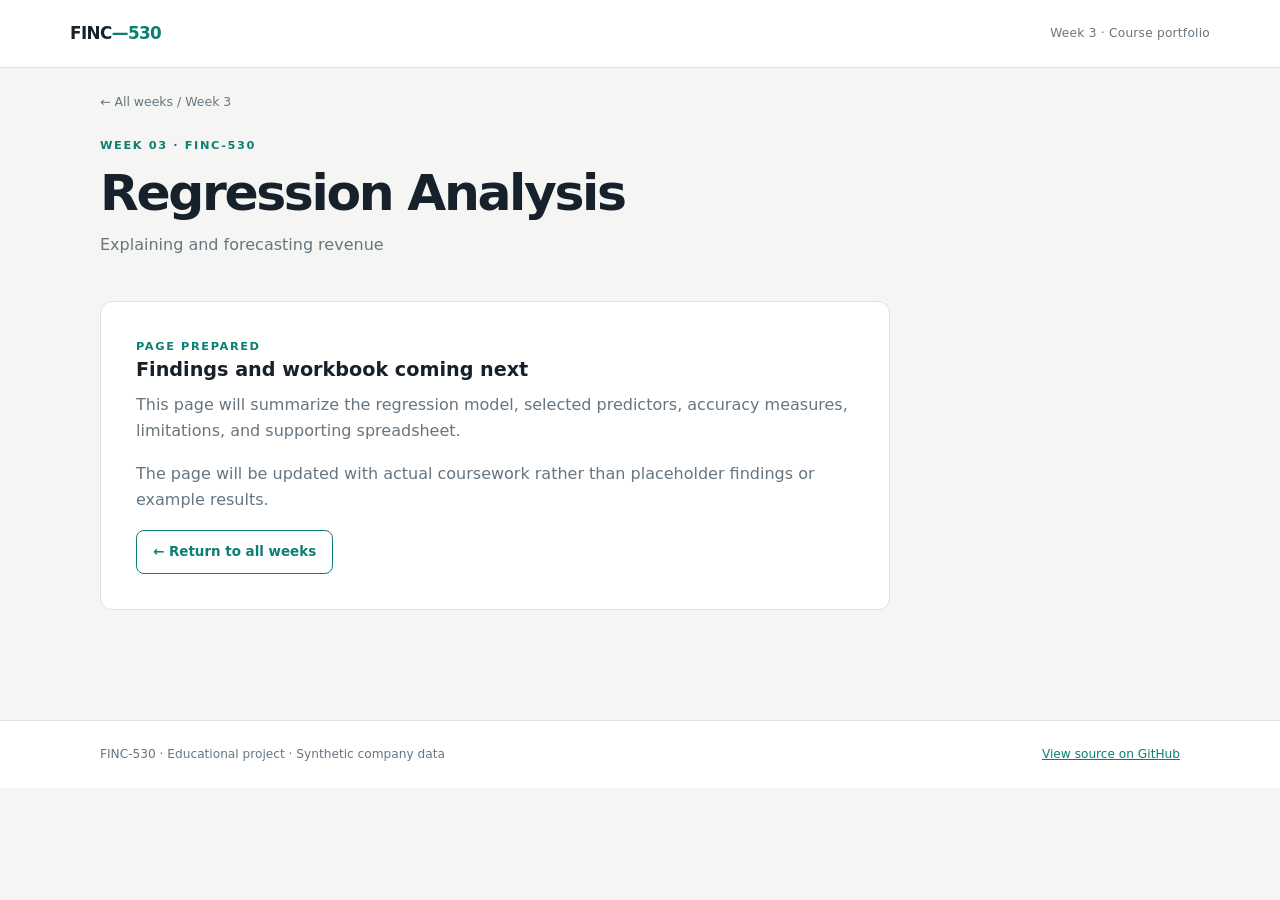
<file: docs/week-03/index.html>
<!DOCTYPE html>
<html lang="en">
<head><meta charset="utf-8"><meta name="viewport" content="width=device-width,initial-scale=1"><meta name="description" content="FINC-530 Week 3: Regression Analysis."><title>Week 3 · Regression Analysis | FINC-530</title><link rel="stylesheet" href="../assets/styles.css"></head>
<body>
<header class="site-header"><a class="brand" href="../">FINC<span>—530</span></a><span class="context">Week 3 · Course portfolio</span></header>
<main class="container"><nav class="breadcrumb"><a href="../">← All weeks</a> / Week 3</nav>
<section class="article-hero"><div class="eyebrow">Week 03 · FINC-530</div><h1>Regression Analysis</h1><p>Explaining and forecasting revenue</p></section>
<section class="placeholder"><div class="eyebrow">Page prepared</div><h2>Findings and workbook coming next</h2><p>This page will summarize the regression model, selected predictors, accuracy measures, limitations, and supporting spreadsheet.</p><p>The page will be updated with actual coursework rather than placeholder findings or example results.</p><a href="../" class="button secondary">← Return to all weeks</a></section>
</main>
<footer class="site-footer"><div class="container footer-row"><span>FINC-530 · Educational project · Synthetic company data</span><a href="https://github.com/Jaruso/finc-530">View source on GitHub</a></div></footer></body></html>
</file>
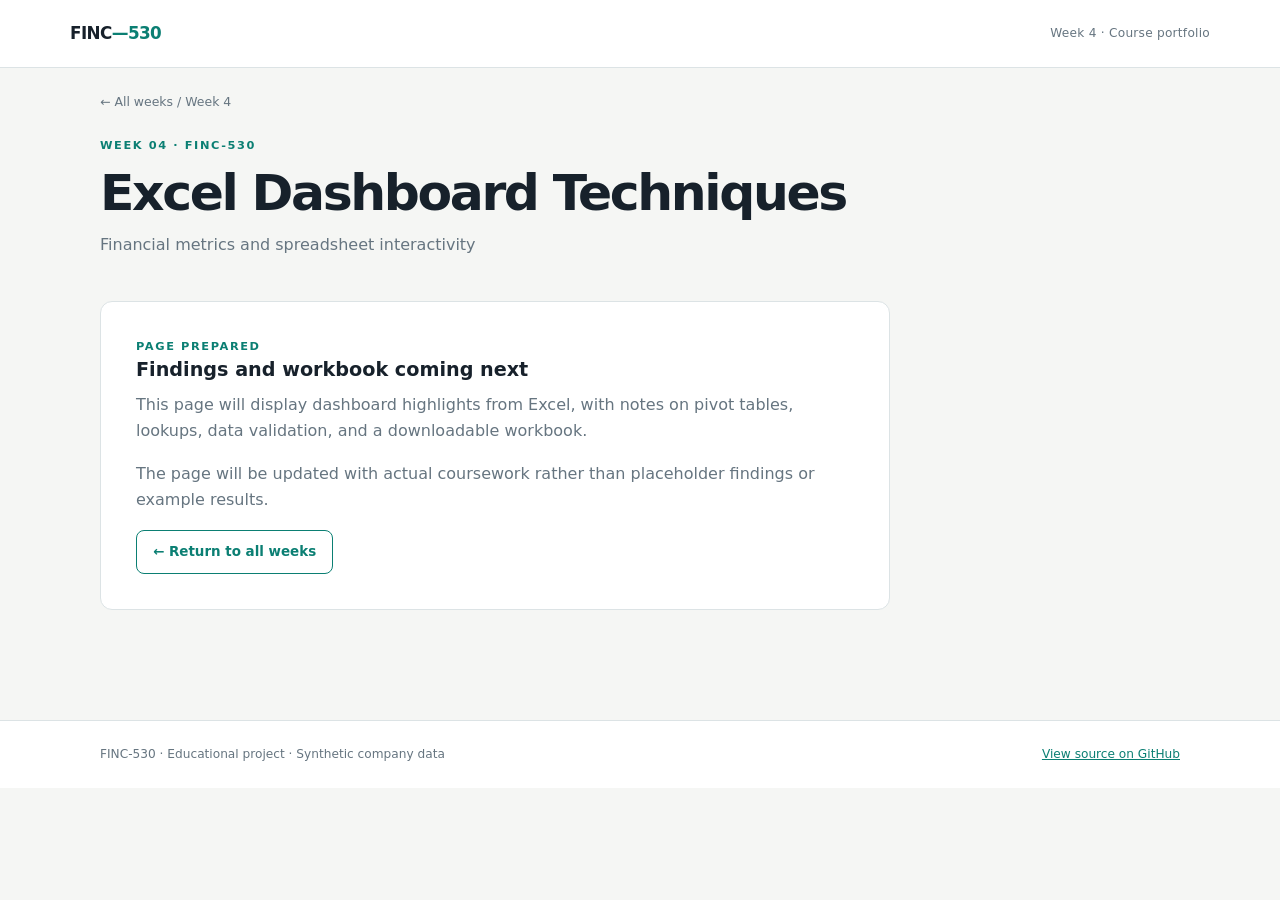
<file: docs/week-04/index.html>
<!DOCTYPE html>
<html lang="en">
<head><meta charset="utf-8"><meta name="viewport" content="width=device-width,initial-scale=1"><meta name="description" content="FINC-530 Week 4: Excel Dashboard Techniques."><title>Week 4 · Excel Dashboard Techniques | FINC-530</title><link rel="stylesheet" href="../assets/styles.css"></head>
<body>
<header class="site-header"><a class="brand" href="../">FINC<span>—530</span></a><span class="context">Week 4 · Course portfolio</span></header>
<main class="container"><nav class="breadcrumb"><a href="../">← All weeks</a> / Week 4</nav>
<section class="article-hero"><div class="eyebrow">Week 04 · FINC-530</div><h1>Excel Dashboard Techniques</h1><p>Financial metrics and spreadsheet interactivity</p></section>
<section class="placeholder"><div class="eyebrow">Page prepared</div><h2>Findings and workbook coming next</h2><p>This page will display dashboard highlights from Excel, with notes on pivot tables, lookups, data validation, and a downloadable workbook.</p><p>The page will be updated with actual coursework rather than placeholder findings or example results.</p><a href="../" class="button secondary">← Return to all weeks</a></section>
</main>
<footer class="site-footer"><div class="container footer-row"><span>FINC-530 · Educational project · Synthetic company data</span><a href="https://github.com/Jaruso/finc-530">View source on GitHub</a></div></footer></body></html>
</file>
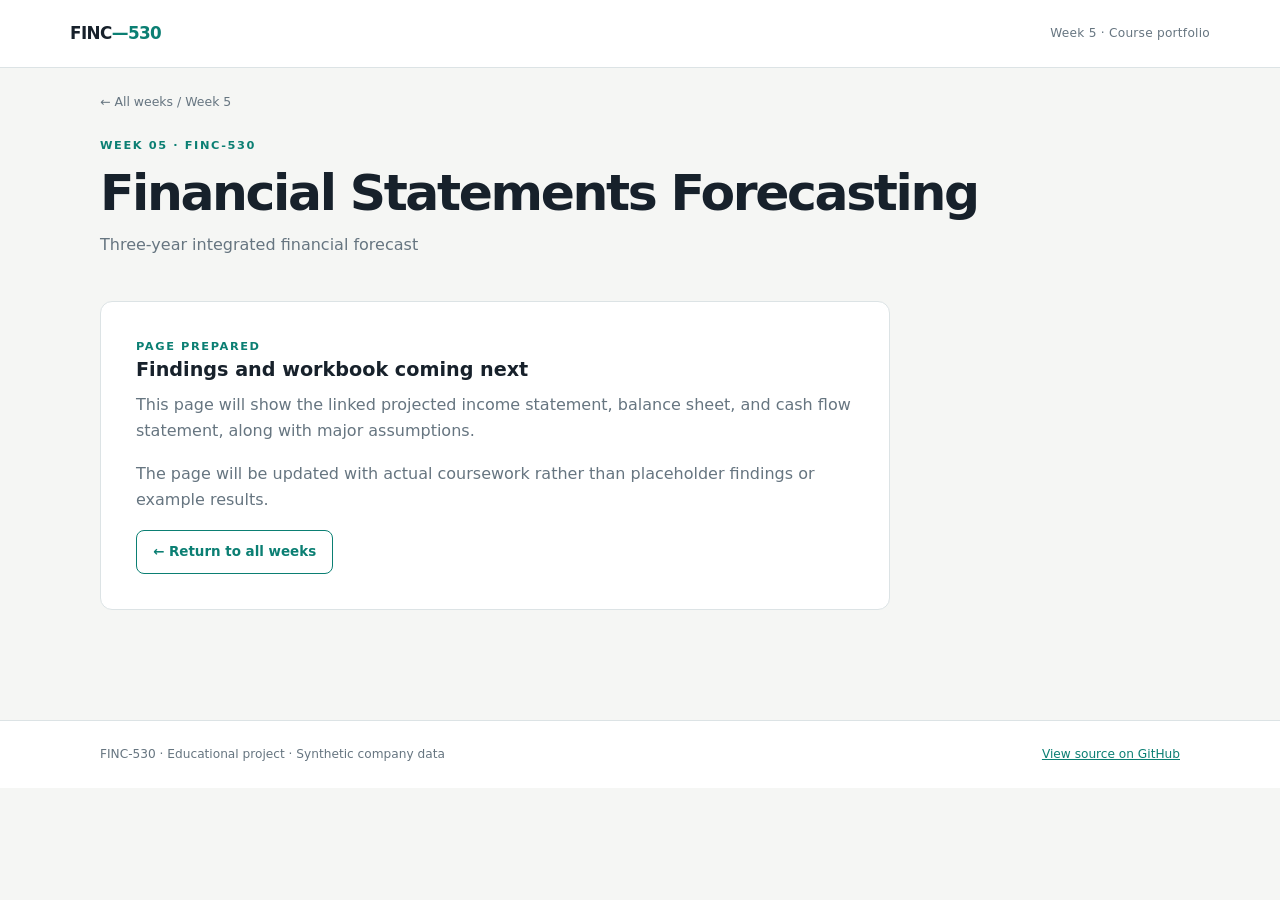
<file: docs/week-05/index.html>
<!DOCTYPE html>
<html lang="en">
<head><meta charset="utf-8"><meta name="viewport" content="width=device-width,initial-scale=1"><meta name="description" content="FINC-530 Week 5: Financial Statements Forecasting."><title>Week 5 · Financial Statements Forecasting | FINC-530</title><link rel="stylesheet" href="../assets/styles.css"></head>
<body>
<header class="site-header"><a class="brand" href="../">FINC<span>—530</span></a><span class="context">Week 5 · Course portfolio</span></header>
<main class="container"><nav class="breadcrumb"><a href="../">← All weeks</a> / Week 5</nav>
<section class="article-hero"><div class="eyebrow">Week 05 · FINC-530</div><h1>Financial Statements Forecasting</h1><p>Three-year integrated financial forecast</p></section>
<section class="placeholder"><div class="eyebrow">Page prepared</div><h2>Findings and workbook coming next</h2><p>This page will show the linked projected income statement, balance sheet, and cash flow statement, along with major assumptions.</p><p>The page will be updated with actual coursework rather than placeholder findings or example results.</p><a href="../" class="button secondary">← Return to all weeks</a></section>
</main>
<footer class="site-footer"><div class="container footer-row"><span>FINC-530 · Educational project · Synthetic company data</span><a href="https://github.com/Jaruso/finc-530">View source on GitHub</a></div></footer></body></html>
</file>
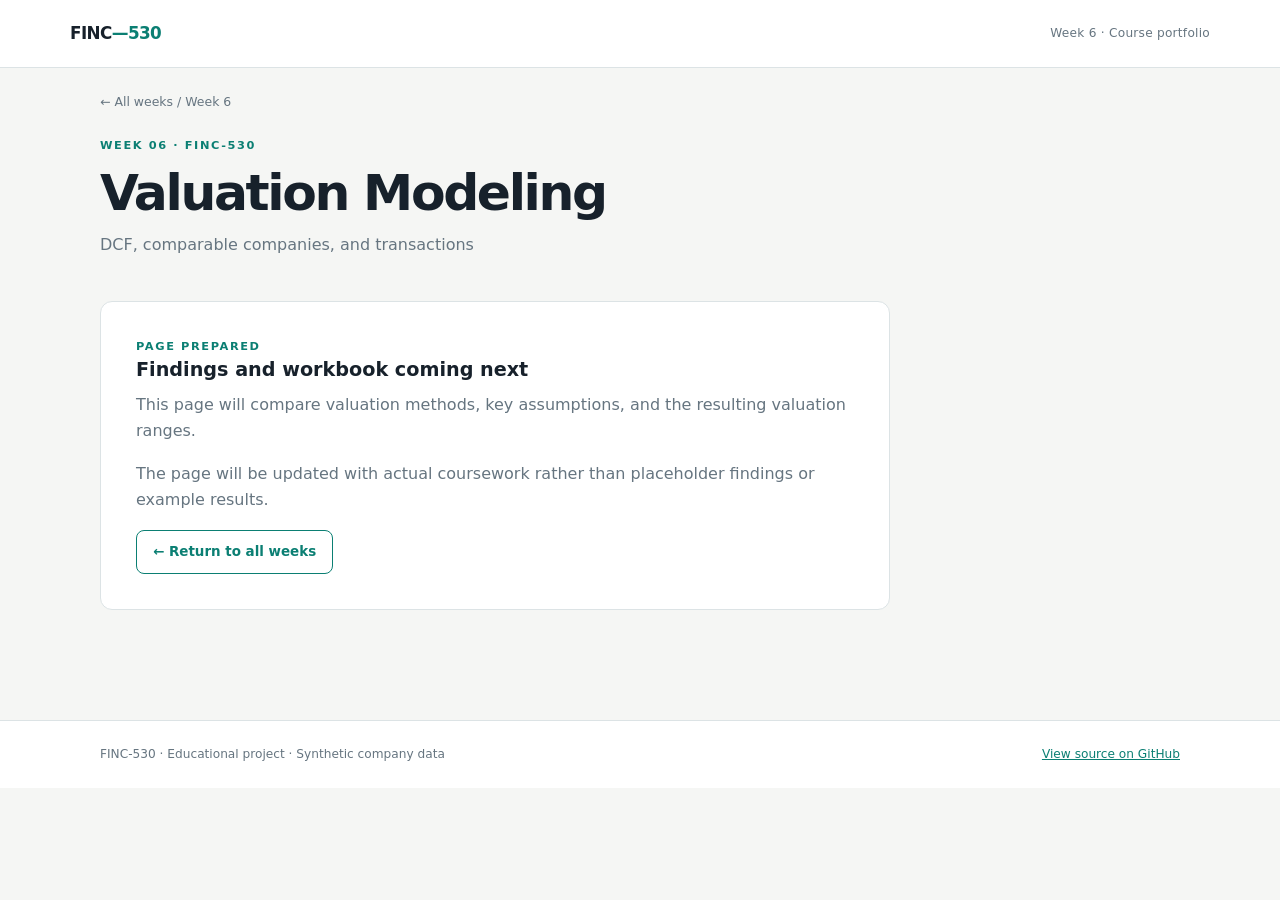
<file: docs/week-06/index.html>
<!DOCTYPE html>
<html lang="en">
<head><meta charset="utf-8"><meta name="viewport" content="width=device-width,initial-scale=1"><meta name="description" content="FINC-530 Week 6: Valuation Modeling."><title>Week 6 · Valuation Modeling | FINC-530</title><link rel="stylesheet" href="../assets/styles.css"></head>
<body>
<header class="site-header"><a class="brand" href="../">FINC<span>—530</span></a><span class="context">Week 6 · Course portfolio</span></header>
<main class="container"><nav class="breadcrumb"><a href="../">← All weeks</a> / Week 6</nav>
<section class="article-hero"><div class="eyebrow">Week 06 · FINC-530</div><h1>Valuation Modeling</h1><p>DCF, comparable companies, and transactions</p></section>
<section class="placeholder"><div class="eyebrow">Page prepared</div><h2>Findings and workbook coming next</h2><p>This page will compare valuation methods, key assumptions, and the resulting valuation ranges.</p><p>The page will be updated with actual coursework rather than placeholder findings or example results.</p><a href="../" class="button secondary">← Return to all weeks</a></section>
</main>
<footer class="site-footer"><div class="container footer-row"><span>FINC-530 · Educational project · Synthetic company data</span><a href="https://github.com/Jaruso/finc-530">View source on GitHub</a></div></footer></body></html>
</file>
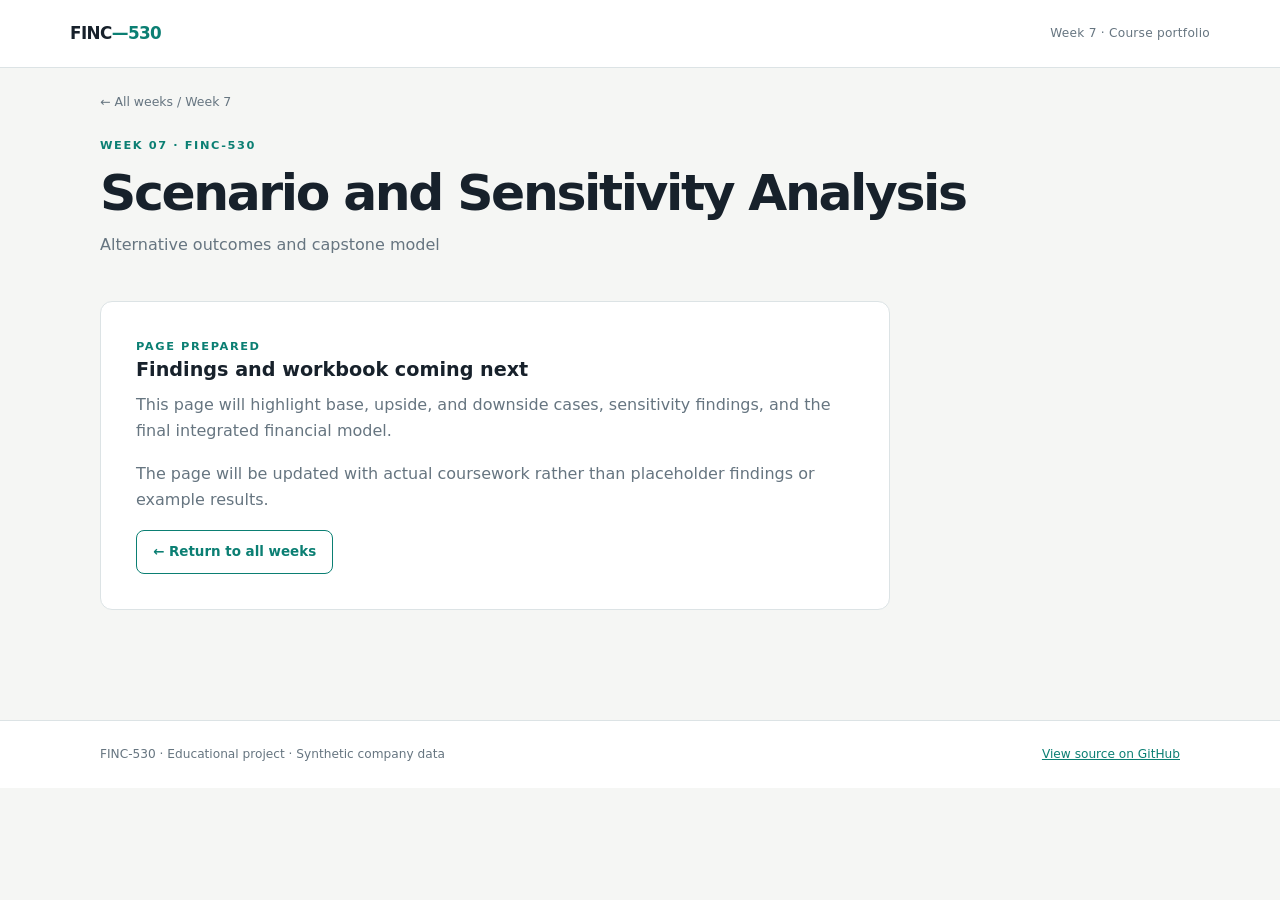
<file: docs/week-07/index.html>
<!DOCTYPE html>
<html lang="en">
<head><meta charset="utf-8"><meta name="viewport" content="width=device-width,initial-scale=1"><meta name="description" content="FINC-530 Week 7: Scenario and Sensitivity Analysis."><title>Week 7 · Scenario and Sensitivity Analysis | FINC-530</title><link rel="stylesheet" href="../assets/styles.css"></head>
<body>
<header class="site-header"><a class="brand" href="../">FINC<span>—530</span></a><span class="context">Week 7 · Course portfolio</span></header>
<main class="container"><nav class="breadcrumb"><a href="../">← All weeks</a> / Week 7</nav>
<section class="article-hero"><div class="eyebrow">Week 07 · FINC-530</div><h1>Scenario and Sensitivity Analysis</h1><p>Alternative outcomes and capstone model</p></section>
<section class="placeholder"><div class="eyebrow">Page prepared</div><h2>Findings and workbook coming next</h2><p>This page will highlight base, upside, and downside cases, sensitivity findings, and the final integrated financial model.</p><p>The page will be updated with actual coursework rather than placeholder findings or example results.</p><a href="../" class="button secondary">← Return to all weeks</a></section>
</main>
<footer class="site-footer"><div class="container footer-row"><span>FINC-530 · Educational project · Synthetic company data</span><a href="https://github.com/Jaruso/finc-530">View source on GitHub</a></div></footer></body></html>
</file>
<file: docs/assets/styles.css>
:root{color-scheme:light;--ink:#17212b;--muted:#667580;--paper:#f5f6f4;--white:#fff;--line:#dce3e5;--teal:#0b7f73;--soft:#eef6f5;--soft2:#f8fbfa;--navy:#314b5c}
*{box-sizing:border-box}html{scroll-behavior:smooth}body{margin:0;background:var(--paper);color:var(--ink);font-family:Inter,ui-sans-serif,system-ui,-apple-system,BlinkMacSystemFont,"Segoe UI",sans-serif;line-height:1.6}a{color:var(--teal)}a:focus-visible{outline:3px solid #58b9aa;outline-offset:3px;border-radius:3px}
.site-header{height:68px;background:var(--white);border-bottom:1px solid var(--line);display:flex;align-items:center;justify-content:space-between;gap:18px;padding:0 max(24px,calc((100vw - 1140px)/2));position:sticky;top:0;z-index:5}
.brand{color:var(--ink);text-decoration:none;font-size:1.05rem;font-weight:810;letter-spacing:-.035em;white-space:nowrap}.brand span{color:var(--teal)}.site-header .context{font-size:.76rem;color:var(--muted);letter-spacing:.02em;text-align:right}
.container{width:min(1080px,calc(100% - 38px));margin:auto}.hero{padding:62px 0 24px}.hero h1{font-size:clamp(2rem,5vw,3.45rem);line-height:1.15;letter-spacing:-.055em;margin:10px 0 17px;max-width:900px}.hero p{max-width:750px;color:var(--muted);font-size:1.04rem;margin:0}.eyebrow{font-size:.71rem;text-transform:uppercase;letter-spacing:.14em;font-weight:820;color:var(--teal)}
.meta-row{display:flex;gap:9px;flex-wrap:wrap;margin:20px 0 0}.tag{font-size:.75rem;padding:5px 11px;border:1px solid var(--line);background:#fff;border-radius:30px;color:var(--navy);font-weight:650}
.section-head{display:flex;align-items:flex-end;justify-content:space-between;gap:15px;margin:43px 0 17px}.section-head h2{margin:0;font-size:1.24rem;letter-spacing:-.025em}.section-head p{margin:0;color:var(--muted);font-size:.8rem}
.week-grid{display:grid;grid-template-columns:repeat(2,minmax(0,1fr));gap:12px;padding-bottom:70px}.week-card{display:block;text-decoration:none;color:inherit;background:#fff;border:1px solid var(--line);border-radius:12px;padding:20px 22px;transition:transform .15s,border-color .15s}.week-card:hover{transform:translateY(-2px);border-color:#8dbfb8}.week-top{display:flex;align-items:center;justify-content:space-between;gap:15px}.week-num{font-size:.7rem;color:var(--teal);font-weight:800;letter-spacing:.09em;text-transform:uppercase}.status{font-size:.68rem;border-radius:100px;padding:3px 9px;color:var(--muted);background:#f1f4f5}.status.ready{background:var(--soft);color:#096b61}.week-card h3{font-size:1.05rem;margin:13px 0 5px;letter-spacing:-.02em}.week-card p{font-size:.86rem;color:var(--muted);margin:0}.week-card .see{font-size:.77rem;font-weight:740;color:var(--teal);margin-top:16px}
.breadcrumb{padding:24px 0 0;font-size:.78rem;color:var(--muted)}.breadcrumb a{color:var(--muted);text-decoration:none}.breadcrumb a:hover{text-decoration:underline}
.article-hero{padding:24px 0 24px}.article-hero h1{font-size:clamp(2.1rem,5vw,3.15rem);line-height:1.14;margin:10px 0;letter-spacing:-.047em}.article-hero p{max-width:770px;margin:0;color:var(--muted)}
.action-row{display:flex;gap:10px;flex-wrap:wrap;margin:23px 0 0}.button{border:1px solid var(--teal);display:inline-flex;gap:9px;align-items:center;justify-content:center;border-radius:8px;padding:10px 16px;font-size:.84rem;text-decoration:none;font-weight:760;background:var(--teal);color:#fff}.button:hover{background:#08685f;color:#fff}.button.secondary{background:#fff;color:var(--teal)}.button.secondary:hover{background:var(--soft)}
.note{margin:10px 0 0;font-size:.75rem;color:var(--muted)}.stats{display:grid;grid-template-columns:repeat(3,minmax(0,1fr));gap:12px;margin:19px 0 28px}.stat{background:#fff;border:1px solid var(--line);border-radius:10px;padding:16px}.stat .number{font-size:1.35rem;font-weight:780;letter-spacing:-.03em}.stat .label{font-size:.75rem;color:var(--muted)}
.content-grid{display:grid;grid-template-columns:minmax(0,1fr) 285px;gap:19px;align-items:start}.article{background:#fff;border:1px solid var(--line);border-radius:12px;padding:28px 32px;margin:0 0 50px}.article h2{font-size:1.25rem;letter-spacing:-.025em;margin:0 0 12px}.article h2:not(:first-child){margin-top:33px}.article p{margin:0 0 14px;font-size:.93rem}.article p:last-child{margin-bottom:0}.article ul{padding-left:20px;margin:0 0 15px}.article li{margin:0 0 8px;font-size:.9rem}.article blockquote{border-left:3px solid var(--teal);margin:22px 0;padding:8px 0 8px 18px;font-size:1rem;color:#275f5a;background:#f8fbfa}.article blockquote p{margin:0}.data-table{width:100%;border-collapse:collapse;margin:15px 0 23px;font-size:.83rem}.data-table th{text-align:left;color:#395767;background:#f1f6f6}.data-table th,.data-table td{border:1px solid var(--line);padding:10px 11px;vertical-align:top}.data-table td:first-child{font-weight:720;white-space:nowrap}
.side-panel{background:#fff;border:1px solid var(--line);border-radius:12px;padding:18px;margin-bottom:15px}.side-panel h3{font-size:.97rem;margin:0 0 12px}.side-panel p{font-size:.8rem;color:var(--muted);margin:0 0 10px}.side-panel .mini{color:var(--muted);font-size:.72rem}.bar-row{display:grid;grid-template-columns:38px 1fr 44px;gap:8px;align-items:center;font-size:.8rem;margin:12px 0}.track{height:15px;background:#edf3f2;border-radius:4px;overflow:hidden}.bar{height:100%;background:#0b7f73;border-radius:4px}.bar.prev{background:#8cc9be}.bar-label{text-align:right;font-weight:760;font-variant-numeric:tabular-nums}
.timeline{border-left:2px solid #d7e6e2;padding-left:16px;margin-left:5px}.timeline-item{position:relative;padding-bottom:17px}.timeline-item:last-child{padding-bottom:0}.timeline-item:before{position:absolute;content:"";width:9px;height:9px;top:6px;left:-22px;border-radius:50%;background:var(--teal);box-shadow:0 0 0 3px #eff8f5}.timeline-item strong{font-size:.8rem}.timeline-item span{display:block;color:var(--muted);font-size:.73rem}
.placeholder{background:#fff;border:1px solid var(--line);border-radius:12px;padding:35px;margin:20px 0 110px;max-width:790px}.placeholder h2{margin:0 0 6px;font-size:1.2rem}.placeholder p{margin:0 0 18px;color:var(--muted)}
.site-footer{border-top:1px solid var(--line);background:#fff;padding:24px 0;color:var(--muted);font-size:.76rem}.footer-row{display:flex;align-items:center;justify-content:space-between;gap:18px;flex-wrap:wrap}
@media(max-width:820px){.content-grid{grid-template-columns:1fr}.side{display:grid;grid-template-columns:repeat(2,minmax(0,1fr));gap:12px}.side-panel{margin-bottom:0}.site-header{padding:0 18px}.article{padding:24px}.stats{margin-top:10px}}@media(max-width:600px){.site-header{height:62px}.site-header .context{font-size:.65rem}.hero{padding:42px 0 18px}.week-grid,.side{grid-template-columns:1fr}.stats{grid-template-columns:repeat(3,minmax(0,1fr));gap:7px}.stat{padding:12px 10px}.stat .number{font-size:1.05rem}.stat .label{font-size:.64rem}.article{padding:19px}.data-table th,.data-table td{padding:8px 6px;font-size:.76rem}.data-table td:first-child{white-space:normal}.article-hero{padding-top:16px}.week-card{padding:17px}}
</file>
